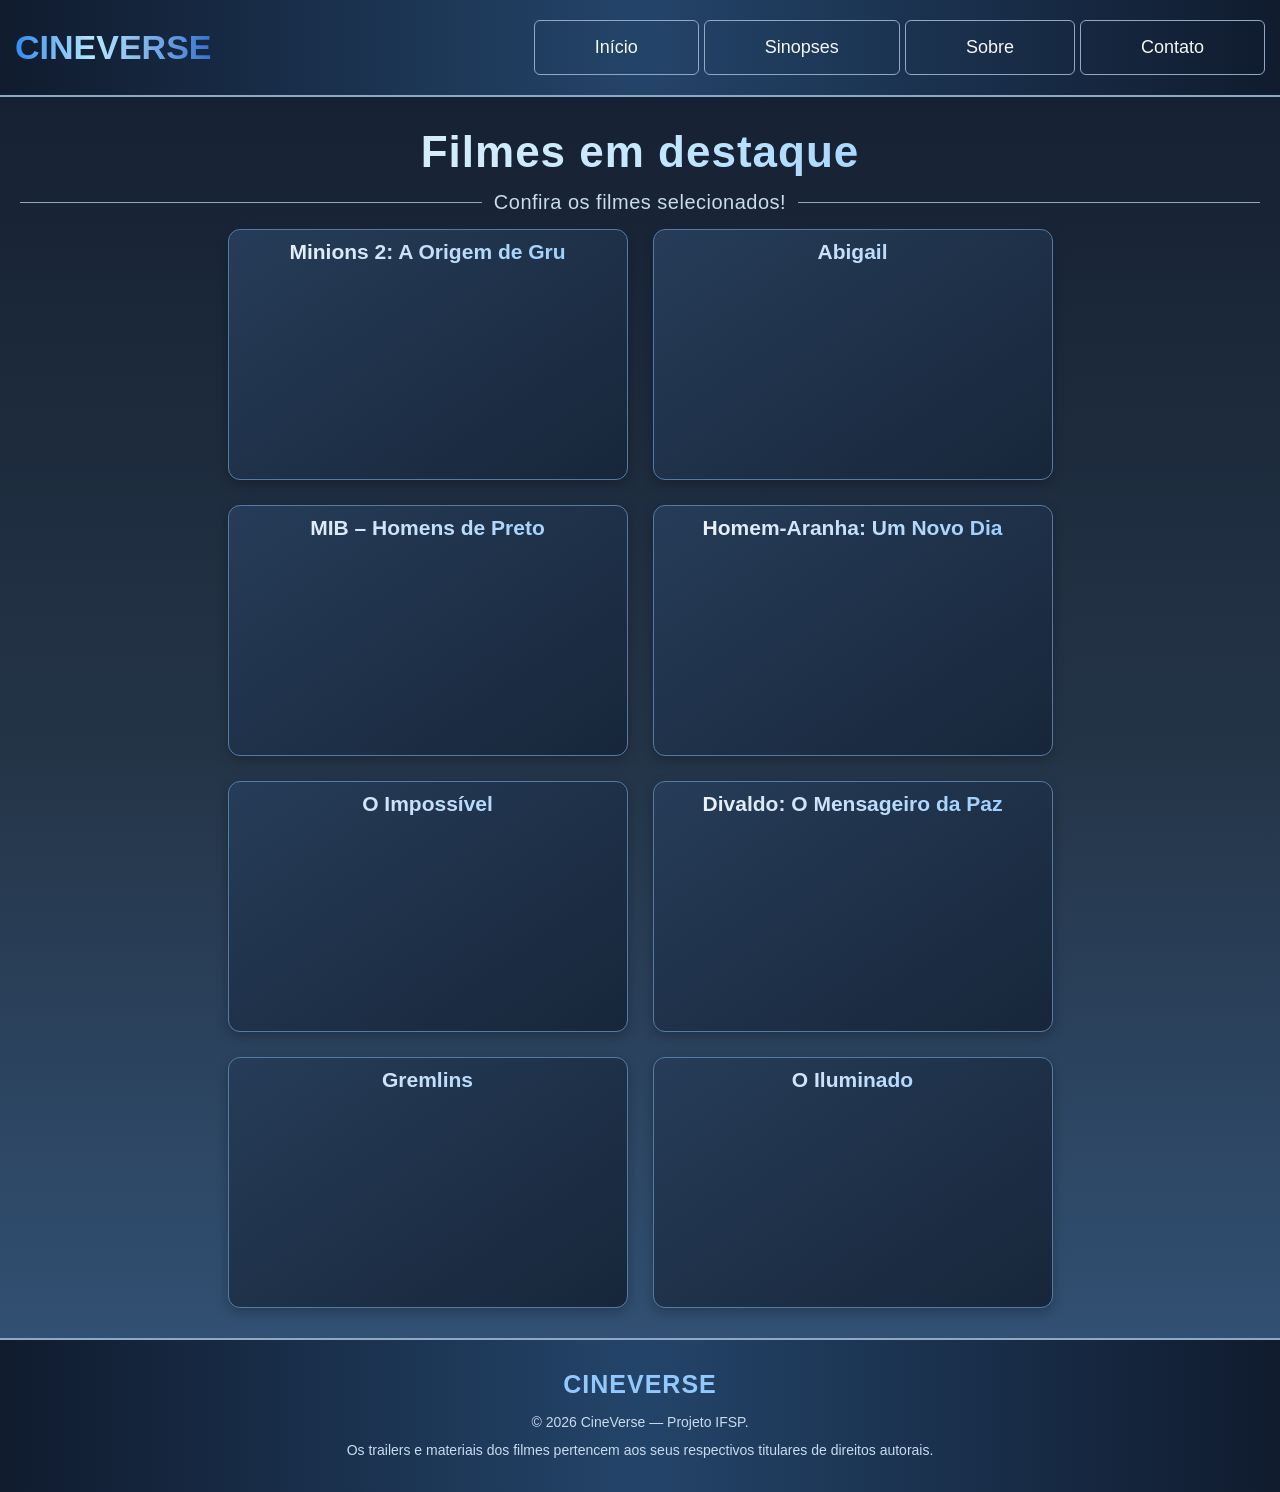
<file: index.html>
<!DOCTYPE html>
<html lang="pt-br">
<head>
    <meta charset="UTF-8">
    <meta name="viewport" content="width=device-width, initial-scale=1.0">
    <title>CineVerse</title>
    <link rel="stylesheet" href="style.css">
</head>
<body>
    <!--Nome do projeto e a navegação principal-->
    <header>
        <span class="logo">CINEVERSE</span>
        <!-- Links de navegação para as páginas do site -->
        <nav>
            <ul class="nav-links">
                <li><a href="index.html">Início</a></li>
                <li><a href="sinopse.html">Sinopses</a></li>
                <li><a href="sobre.html">Sobre</a></li>
                <li><a href="contato.html">Contato</a></li>
            </ul>
        </nav>
    </header>
    <!-- Conteúdo principal da página -->
    <main>
        <section class="trailers">
            <h1> Filmes em destaque</h1>
            <p class="subtitulo-destaques">Confira os filmes selecionados!</p>

            <div class="lista-filmes">
                <div class="filme">
                    <h2>Minions 2: A Origem de Gru</h2>
                    <iframe src="https://www.youtube.com/embed/4AYnrPoWcx8" width="400" height="195" title="Trailer de Minions 2: A Origem de Gru" allowfullscreen></iframe>
                </div>
                <div class="filme">
                    <h2>Abigail</h2>
                    <iframe width="400" height="195" src="https://www.youtube.com/embed/q2YY3SQjj_c?si=eBfZg_1XffGl96Nd" title="Trailer de Abigail" frameborder="0" allow="accelerometer; autoplay; clipboard-write; encrypted-media; gyroscope; picture-in-picture; web-share" referrerpolicy="strict-origin-when-cross-origin" allowfullscreen></iframe>
                </div>
                <div class="filme">
                    <h2>MIB – Homens de Preto</h2>
                    <iframe width="400" height="195" src="https://www.youtube.com/embed/UxUTTrU6PA4?si=fItPDlGyCSn1OFH2" title="Trailer de MIB – Homens de Preto" frameborder="0" allow="accelerometer; autoplay; clipboard-write; encrypted-media; gyroscope; picture-in-picture; web-share" referrerpolicy="strict-origin-when-cross-origin" allowfullscreen></iframe>
                </div>
                <div class="filme">
                    <h2>Homem-Aranha: Um Novo Dia</h2>
                    <iframe width="400" height="195" src="https://www.youtube.com/embed/PilpdDfdqrA?si=yeM44pboz0jsEqBs" title="Trailer de Homem-Aranha: Um Novo Dia" frameborder="0" allow="accelerometer; autoplay; clipboard-write; encrypted-media; gyroscope; picture-in-picture; web-share" referrerpolicy="strict-origin-when-cross-origin" allowfullscreen></iframe>
                </div>
                <div class="filme">
                    <h2>O Impossível</h2>
                    <iframe width="400" height="195" src="https://www.youtube.com/embed/N6W5jbWq_h0" title="Trailer de O Impossível" frameborder="0" allow="accelerometer; autoplay; clipboard-write; encrypted-media; gyroscope; picture-in-picture; web-share" referrerpolicy="strict-origin-when-cross-origin" allowfullscreen></iframe>
                </div>
                <div class="filme">
                    <h2>Divaldo: O Mensageiro da Paz</h2>
                    <iframe width="400" height="195" src="https://www.youtube.com/embed/ipCUG6jmFb8?si=sX6p5rg_AxknxI9-" title="YouTube video player" frameborder="0" allow="accelerometer; autoplay; clipboard-write; encrypted-media; gyroscope; picture-in-picture; web-share" referrerpolicy="strict-origin-when-cross-origin" allowfullscreen></iframe>
                </div>
                <div class="filme">
                    <h2>Gremlins</h2>
                    <iframe width="400" height="195" src="https://www.youtube.com/embed/WeNVftiefOE" title="Trailer de Gremlins" frameborder="0" allow="accelerometer; autoplay; clipboard-write; encrypted-media; gyroscope; picture-in-picture; web-share" referrerpolicy="strict-origin-when-cross-origin" allowfullscreen></iframe>
                </div>
                <div class="filme">
                    <h2>O Iluminado</h2>
                    <iframe width="400" height="195" src="https://www.youtube.com/embed/S014oGZiSdI" title="Trailer de O Iluminado" frameborder="0" allow="accelerometer; autoplay; clipboard-write; encrypted-media; gyroscope; picture-in-picture; web-share" referrerpolicy="strict-origin-when-cross-origin" allowfullscreen></iframe>
                </div>
            </div>
        </section>
    </main>
    <!-- Rodapé do site e informações de direitos autorais -->
<footer>
    <h2>CINEVERSE</h2>
    <p>© 2026 CineVerse — Projeto IFSP.</p>
    <p>Os trailers e materiais dos filmes pertencem aos seus respectivos titulares de direitos autorais.</p>
</footer>
</body>
</html>
</file>
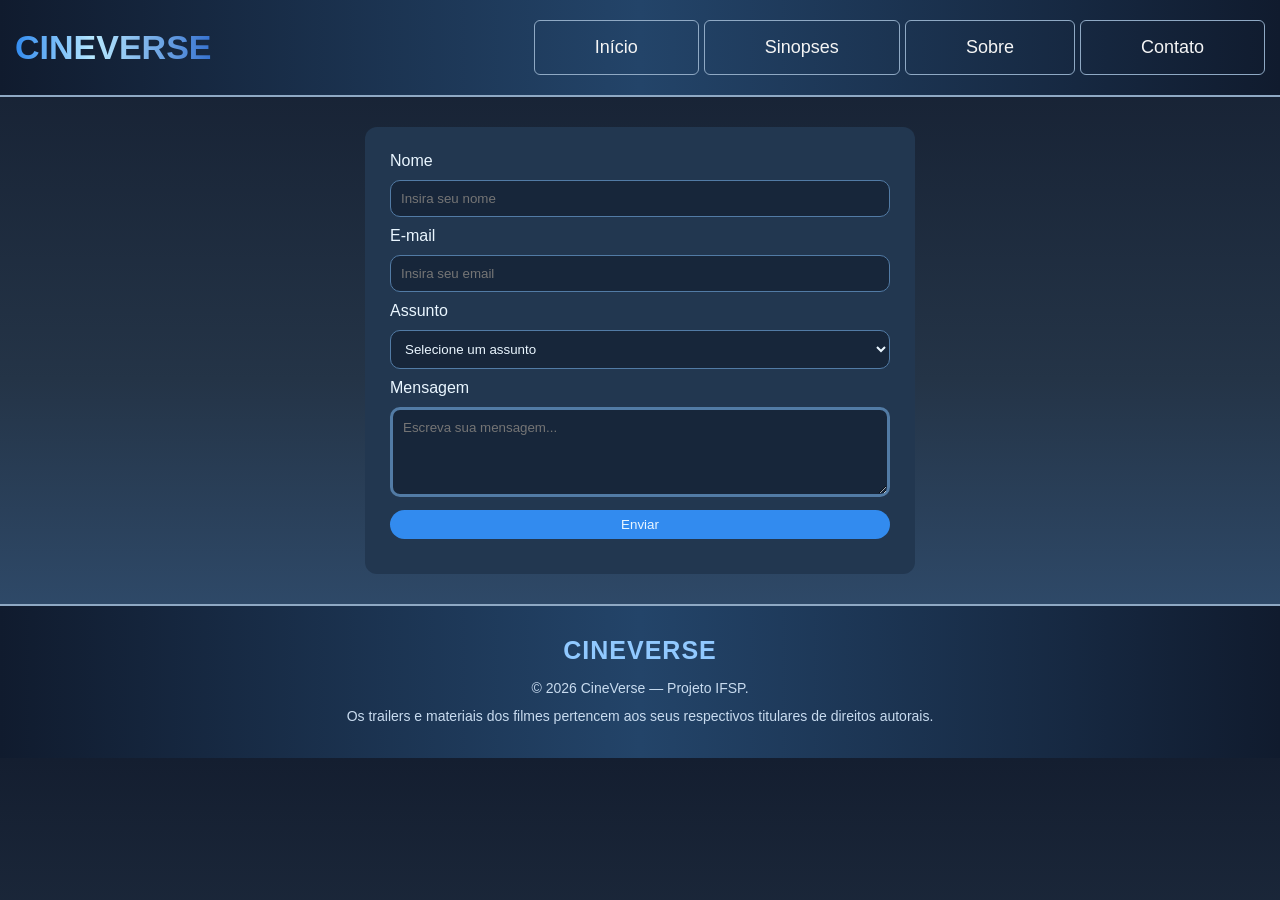
<file: contato.html>
<!DOCTYPE html>
<html lang="pt-br">
<head>
    <meta charset="UTF-8">
    <meta name="viewport" content="width=device-width, initial-scale=1.0">
    <title> Contato | CineVerse</title>
    <link rel="stylesheet" href="style.css">
</head>
<body>
    <!--Nome do projeto e a navegação principal-->
    <header>
        <span class="logo">CINEVERSE</span>
        <!-- Links de navegação para as páginas do site -->
        <nav>
            <ul class="nav-links">
                <li><a href="index.html">Início</a></li>
                <li><a href="sinopse.html">Sinopses</a></li>
                <li><a href="sobre.html">Sobre</a></li>
                <li><a href="contato.html">Contato</a></li>
            </ul>
        </nav>
    </header>
    <!-- Conteúdo principal da página -->
<main>
    <!-- Formulario de Contato Funcional -->
    
    <form class="form-contact"
          name="contato"
          method="post"
          data-netlify="true">

          <input type="hidden" name="form-name" value="contato">
    
        <label for="nome">Nome</label>
        <input type="text" id="nome" name="nome" placeholder="Insira seu nome" required>

        <label for="email">E-mail</label>
        <input type="email" id="email" name="email" placeholder="Insira seu email" required>

        <label for="assunto">Assunto</label>
        <select id="assunto" name="assunto" required>
            <option value="" disabled selected>Selecione um assunto</option>
            <option value="duvida">Dúvida</option>
            <option value="sugestao">Sugestão</option>
            <option value="outro">Outro</option>
        </select>

        <label for="mensagem">Mensagem</label>
        <textarea id="mensagem" name="mensagem" placeholder="Escreva sua mensagem..."></textarea>
         
        <button class="btn-enviar" type="submit">Enviar</button>



        <p id="status-envio" role="status" aria-live="polite"></p>

    </form>

</main>
 <!-- Rodapé do site e informações de direitos autorais -->
<footer>
    <h2>CINEVERSE</h2>
    <p>© 2026 CineVerse — Projeto IFSP.</p>
    <p>Os trailers e materiais dos filmes pertencem aos seus respectivos titulares de direitos autorais.</p>
</footer>

  <!-- Conectando o arquivo JavaScript -->
  <script src="script.js"></script>
</body>
</html>
</file>
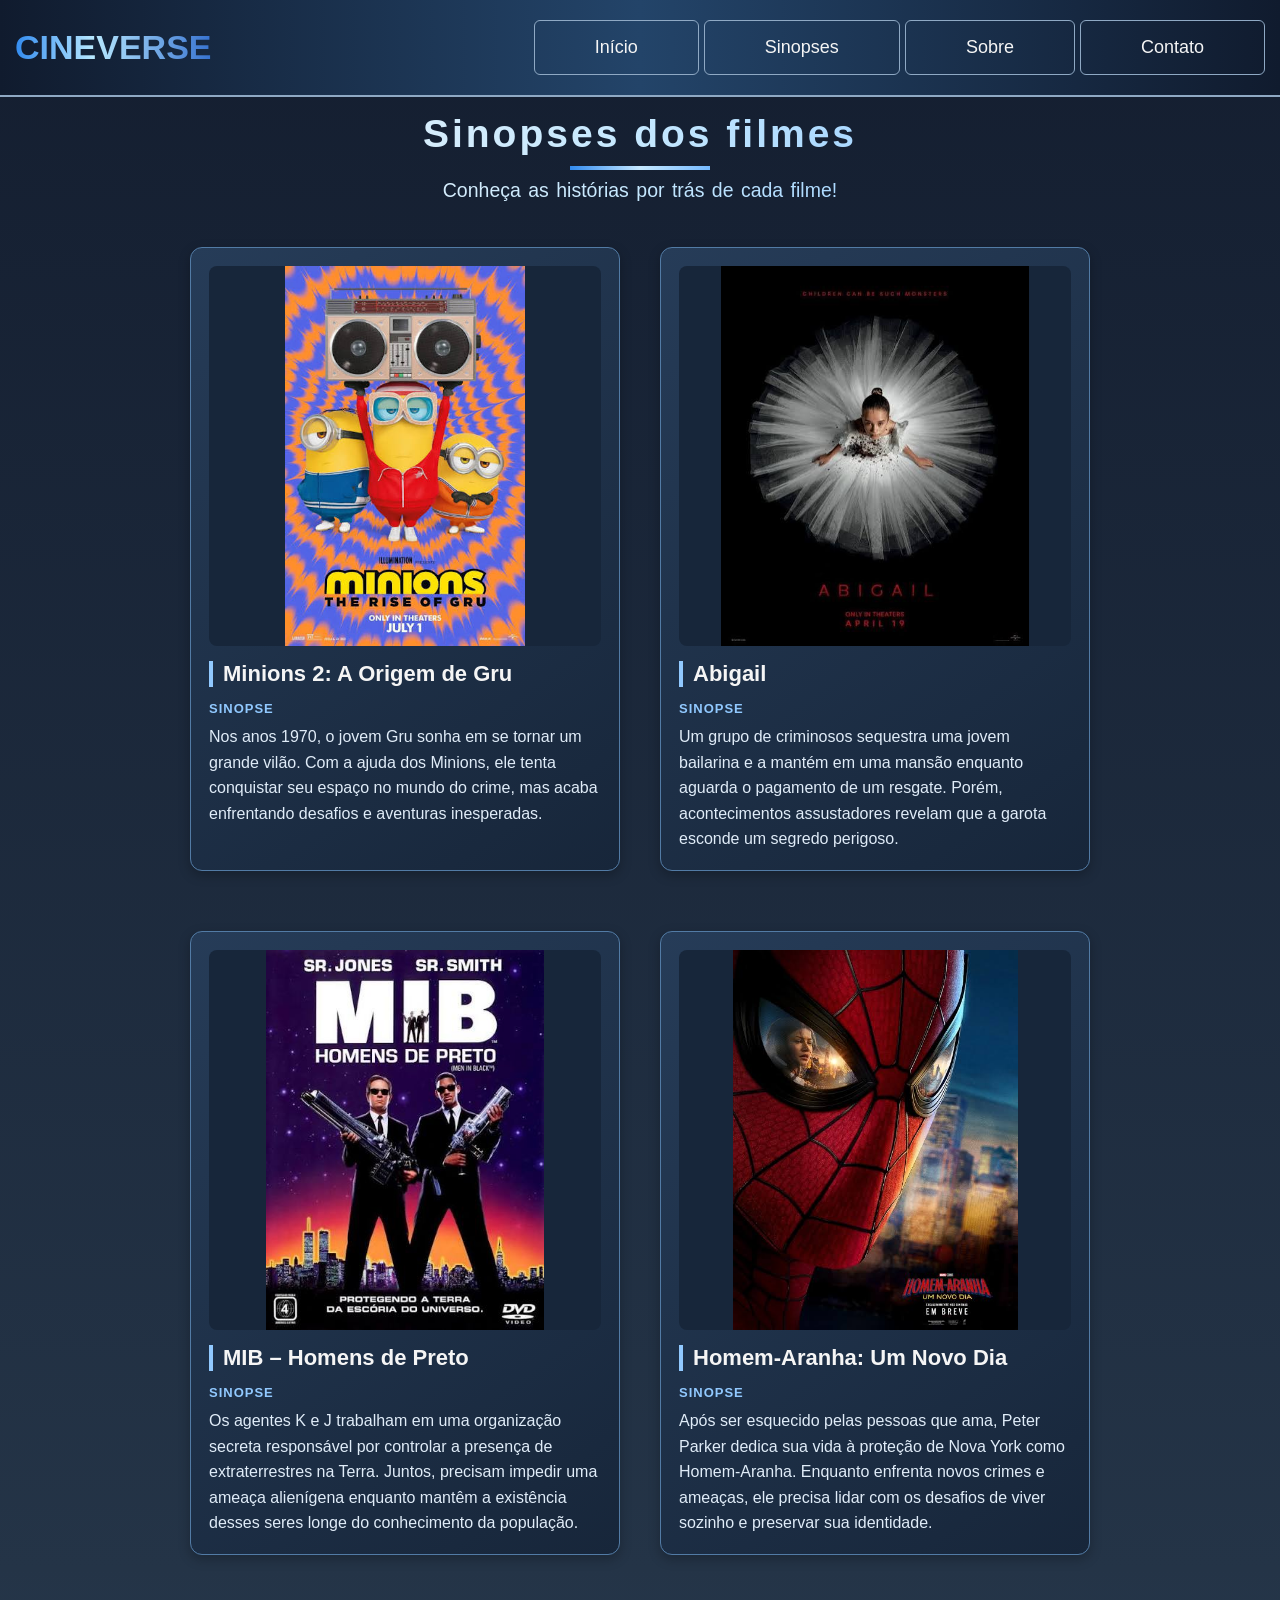
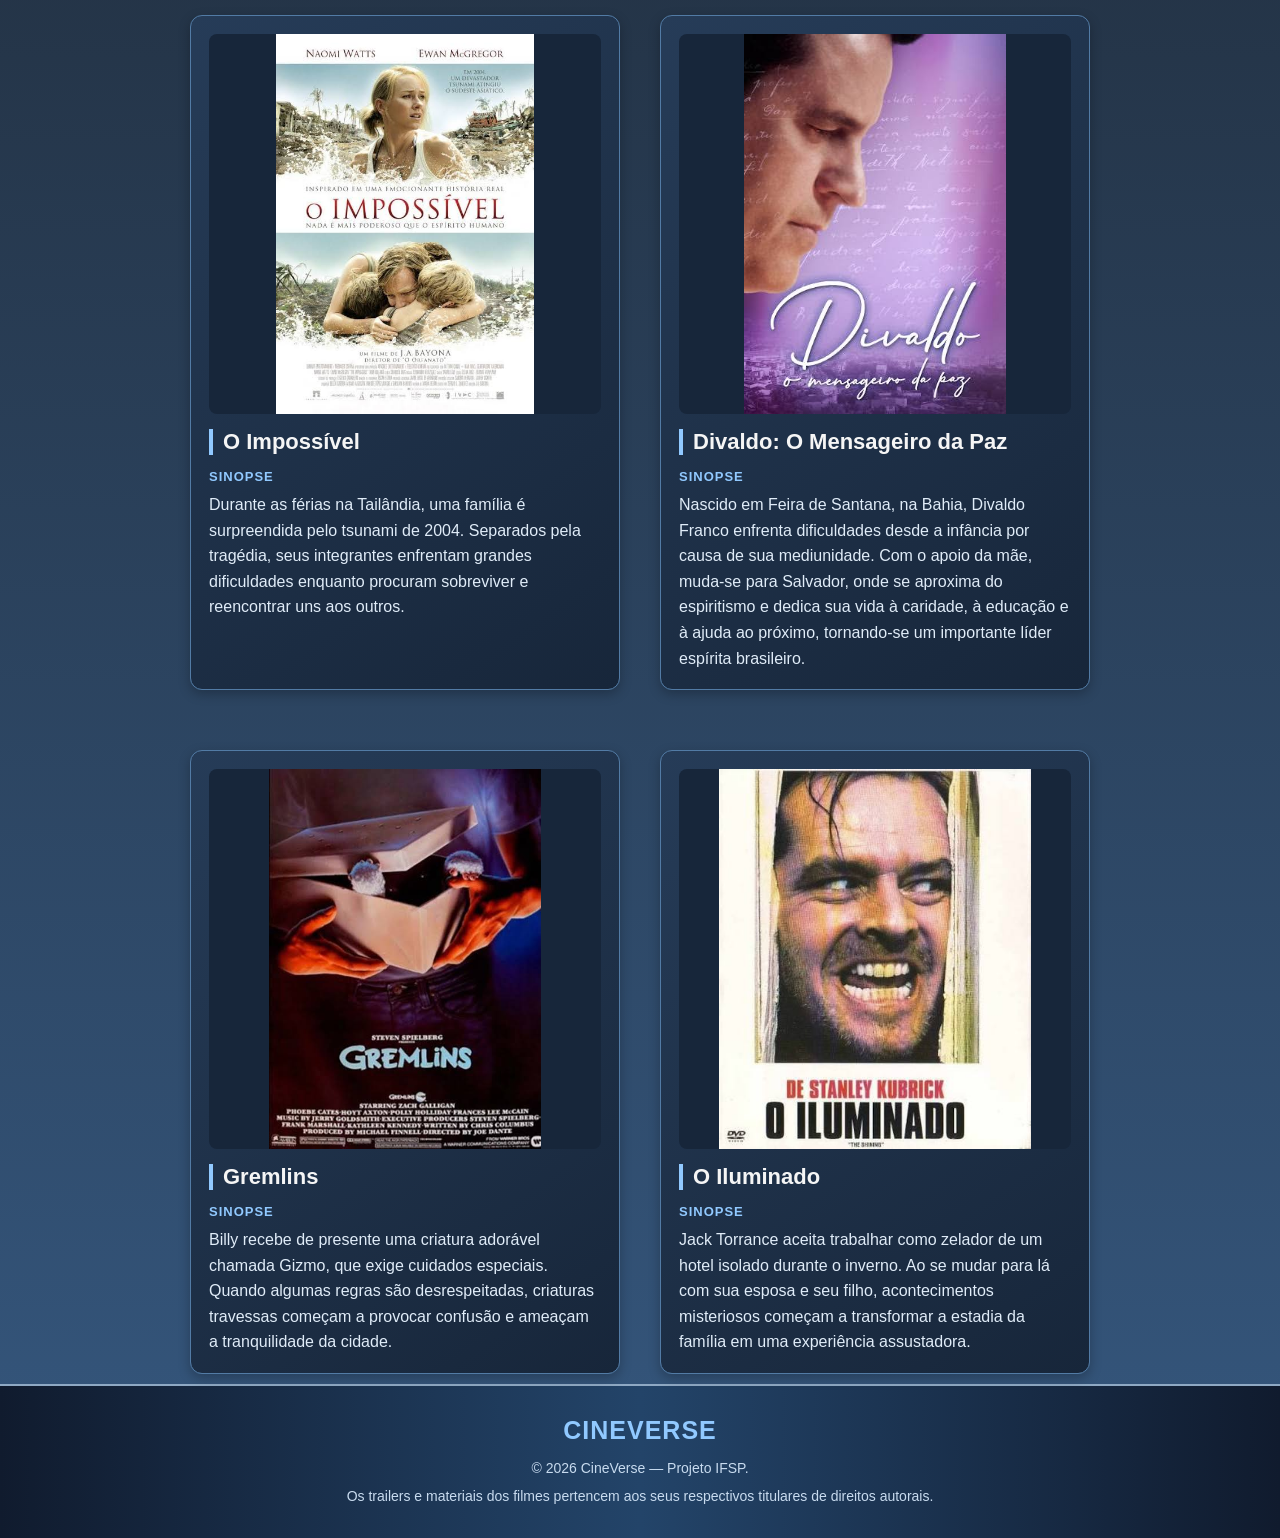
<file: sinopse.html>
<!DOCTYPE html>
<html lang="pt-br">
<head>
    <meta charset="UTF-8">
    <meta name="viewport" content="width=device-width, initial-scale=1.0">
    <title>Sinopses | CineVerse</title>
    <link rel="stylesheet" href="style.css">
</head>
<body>
    <!--Nome do projeto e a navegação principal-->
    <header>
        <span class="logo">CINEVERSE</span>
        <!-- Links de navegação para as páginas do site -->
        <nav>
            <ul class="nav-links">
                <li><a href="index.html">Início</a></li>
                <li><a href="sinopse.html">Sinopses</a></li>
                <li><a href="sobre.html">Sobre</a></li>
                <li><a href="contato.html">Contato</a></li>
            </ul>
        </nav>
    </header>

    <!-- Conteúdo principal da página -->
    <main>
        <section class="catalogo">
            <h1 class="titulo-sinopse"> Sinopses dos filmes</h1>
            <p class="subtitulo-sinopse">Conheça as histórias por trás de cada filme!</p>

            <!-- Catálogo com os cartazes e sinopses -->
            <div class="grade-sinopses">

                <article class="card-sinopse">
                    <!-- Cartaz de Minions 2 -->
                     <img src="imagens/minions2.jpg" alt="Cartaz do filme Minions 2: A Origem de Gru" loading="lazy">
                    <h2>Minions 2: A Origem de Gru</h2>
                     <span> SINOPSE </span>
                    <p>Nos anos 1970, o jovem Gru sonha em se tornar um grande vilão. Com a ajuda dos Minions, ele tenta conquistar seu espaço no mundo do crime, mas acaba enfrentando desafios e aventuras inesperadas.</p>
                </article>

                <article class="card-sinopse">
                    <!-- Cartaz de Abigail -->
                     <img src="imagens/abigail.jpg" alt="Cartaz do filme: Abigail" loading="lazy">
                    <h2>Abigail</h2>
                     <span> SINOPSE </span>
                    <p>

Um grupo de criminosos sequestra uma jovem bailarina e a mantém em uma mansão enquanto aguarda o pagamento de um resgate. Porém, acontecimentos assustadores revelam que a garota esconde um segredo perigoso.</p>
                </article>

                <article class="card-sinopse">
                    <!-- Cartaz de MIB -->
                     <img src="imagens/mib.jpg" alt="Cartaz do filme MIB – Homens de Preto" loading="lazy">
                    <h2>MIB – Homens de Preto</h2>
                     <span> SINOPSE </span>
                     <p>Os agentes K e J trabalham em uma organização secreta responsável por controlar a presença de extraterrestres na Terra. Juntos, precisam impedir uma ameaça alienígena enquanto mantêm a existência desses seres longe do conhecimento da população.</p>
                </article>

                <article class="card-sinopse">
                    <!-- Cartaz de Homem-Aranha -->
                     <img src="imagens/homenaranha.jpg" alt="Cartaz do filme Homem-Aranha: Um Novo Dia" loading="lazy">
                    <h2>Homem-Aranha: Um Novo Dia</h2>
                     <span> SINOPSE </span>
                    <p>Após ser esquecido pelas pessoas que ama, Peter Parker dedica sua vida à proteção de Nova York como Homem-Aranha. Enquanto enfrenta novos crimes e ameaças, ele precisa lidar com os desafios de viver sozinho e preservar sua identidade.</p>
                </article>

                <article class="card-sinopse">
                    <!-- Cartaz de O Impossível -->
                     <img src="imagens/oimpossivel.jpg" alt="Cartaz do filme O Impossível" loading="lazy">
                    <h2>O Impossível</h2>
                     <span> SINOPSE </span>
                    <p>Durante as férias na Tailândia, uma família é surpreendida pelo tsunami de 2004. Separados pela tragédia, seus integrantes enfrentam grandes dificuldades enquanto procuram sobreviver e reencontrar uns aos outros.</p>
                </article>

                <article class="card-sinopse">
                    <!-- Cartaz de Divaldo -->
                     <img src="imagens/edvaldo.jpg" alt="Cartaz do filme Divaldo: O Mensageiro da Paz" loading="lazy">
                    <h2>Divaldo: O Mensageiro da Paz</h2>
                     <span> SINOPSE </span>
                    <p>Nascido em Feira de Santana, na Bahia, Divaldo Franco enfrenta dificuldades desde a infância por causa de sua mediunidade. Com o apoio da mãe, muda-se para Salvador, onde se aproxima do espiritismo e dedica sua vida à caridade, à educação e à ajuda ao próximo, tornando-se um importante líder espírita brasileiro.</p>
                </article>

                <article class="card-sinopse">
                    <!-- Cartaz de Gremlins -->
                     <img src="imagens/gremlins.jpg" alt="Cartaz do filme Gremlins" loading="lazy">
                    <h2>Gremlins</h2>
                     <span> SINOPSE </span>
                    <p>Billy recebe de presente uma criatura adorável chamada Gizmo, que exige cuidados especiais. Quando algumas regras são desrespeitadas, criaturas travessas começam a provocar confusão e ameaçam a tranquilidade da cidade.</p>
                </article>

                <article class="card-sinopse">
                    <!-- Cartaz de O Iluminado -->
                     <img src="imagens/oiluminado.jpg" alt="Cartaz do filme O Iluminado" loading="lazy">
                    <h2>O Iluminado</h2>
                    <span> SINOPSE </span>
                    <p>Jack Torrance aceita trabalhar como zelador de um hotel isolado durante o inverno. Ao se mudar para lá com sua esposa e seu filho, acontecimentos misteriosos começam a transformar a estadia da família em uma experiência assustadora.</p>
                </article>

            </div>
        </section>
    </main>

    <!-- Rodapé do site e informações de direitos autorais -->
    <footer>
        <h2>CINEVERSE</h2>
        <p>© 2026 CineVerse — Projeto IFSP.</p>
        <p>Os trailers e materiais dos filmes pertencem aos seus respectivos titulares de direitos autorais.</p>
    </footer>
</body>
</html>
</file>
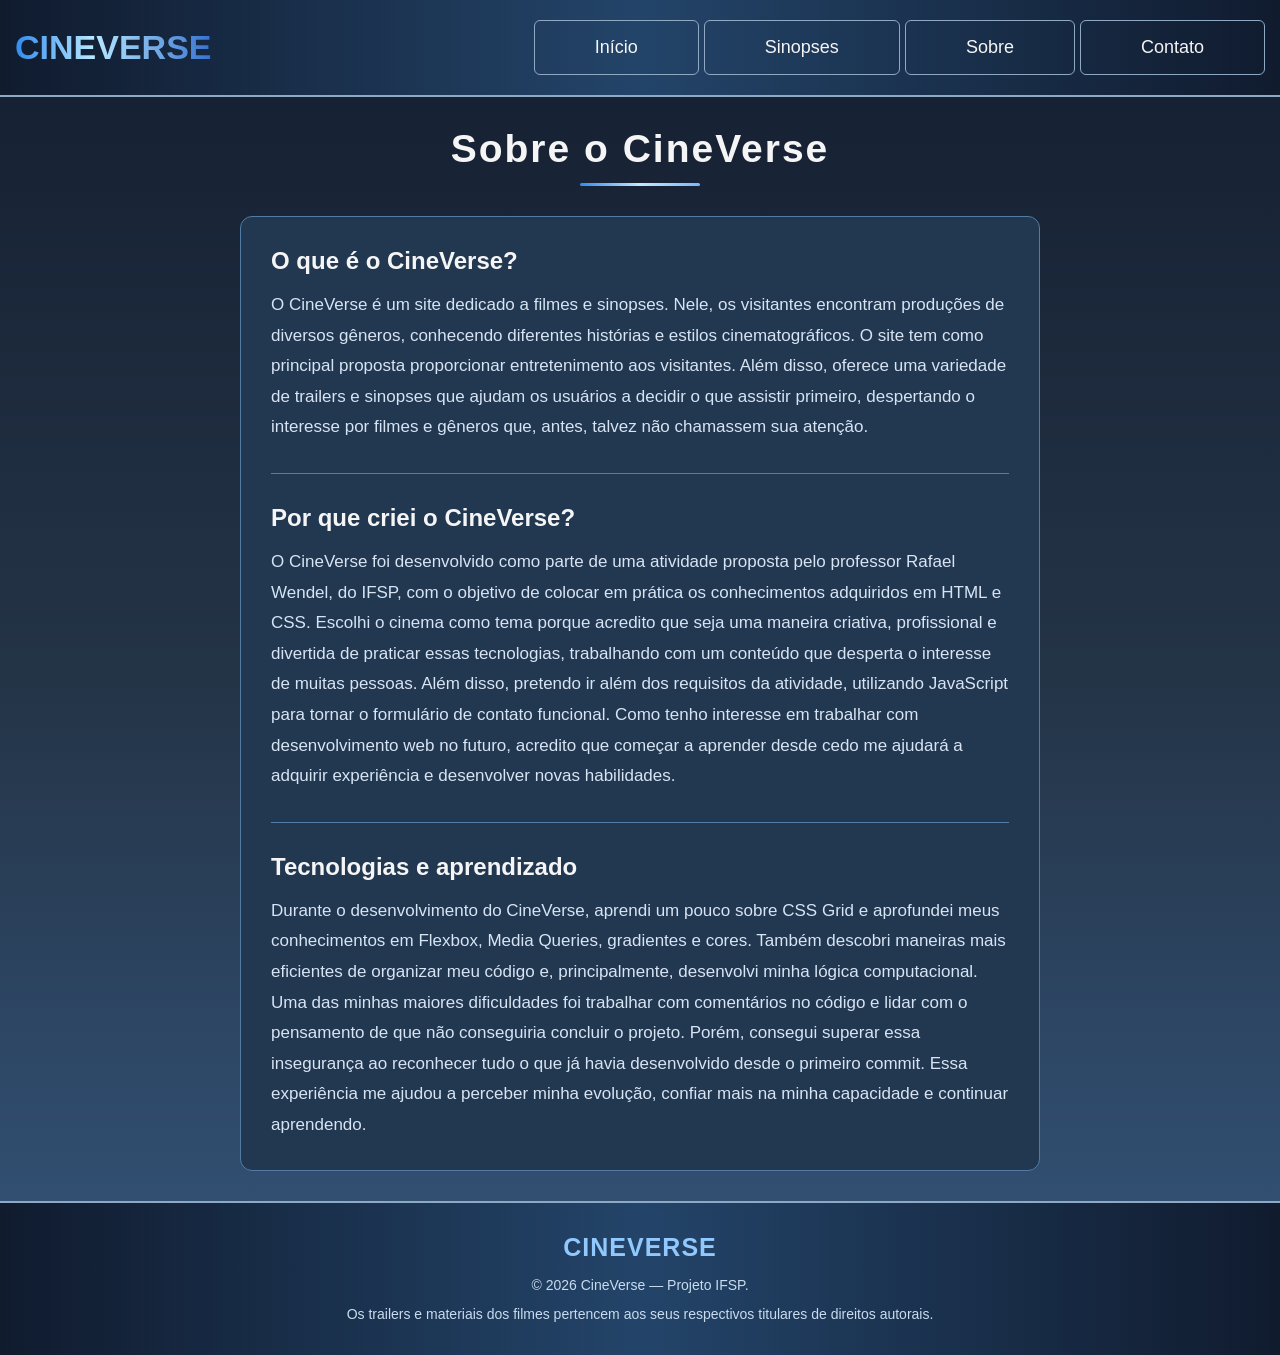
<file: sobre.html>
<!DOCTYPE html>
<html lang="pt-br">
    <head>
        <meta charset="UTF-8">
        <meta name="viewport" content="width=device-width, initial-scale=1.0">
        <title>Sobre | CineVerse</title>
        <link rel="stylesheet" href="style.css">
    </head>
    <body>
        <!--Nome do projeto e a navegação principal-->
        <header>
            <span class="logo">CINEVERSE</span>
            <!-- Links de navegação para as páginas do site -->
            <nav>
                <ul class="nav-links">
                    <li><a href="index.html">Início</a></li>
                    <li><a href="sinopse.html">Sinopses</a></li>
                    <li><a href="sobre.html">Sobre</a></li>
                    <li><a href="contato.html">Contato</a></li>
                </ul>
            </nav>
        </header> 
        <main>
            <h1 class="titulo-sobre"> Sobre o CineVerse </h1>
            <section class="sobre-cineverse">
                <h2>O que é o CineVerse?</h2>
                <p>O CineVerse é um site dedicado a filmes e sinopses. Nele, os visitantes encontram produções de diversos gêneros, conhecendo diferentes histórias e estilos cinematográficos. O site tem como principal proposta proporcionar entretenimento aos visitantes. Além disso, oferece uma variedade de trailers e sinopses que ajudam os usuários a decidir o que assistir primeiro, despertando o interesse por filmes e gêneros que, antes, talvez não chamassem sua atenção.</p>
                <hr class="divisoria-sobre">
     

                <h2>Por que criei o CineVerse?</h2>
                <p>O CineVerse foi desenvolvido como parte de uma atividade proposta pelo professor Rafael Wendel, do IFSP, com o objetivo de colocar em prática os conhecimentos adquiridos em HTML e CSS. Escolhi o cinema como tema porque acredito que seja uma maneira criativa, profissional e divertida de praticar essas tecnologias, trabalhando com um conteúdo que desperta o interesse de muitas pessoas. Além disso, pretendo ir além dos requisitos da atividade, utilizando JavaScript para tornar o formulário de contato funcional. Como tenho interesse em trabalhar com desenvolvimento web no futuro, acredito que começar a aprender desde cedo me ajudará a adquirir experiência e desenvolver novas habilidades.</p>
     

                <hr class="divisoria-sobre">

                <h2>Tecnologias e aprendizado</h2>
                <p>Durante o desenvolvimento do CineVerse, aprendi um pouco sobre CSS Grid e aprofundei meus conhecimentos em Flexbox, Media Queries, gradientes e cores. Também descobri maneiras mais eficientes de organizar meu código e, principalmente, desenvolvi minha lógica computacional. Uma das minhas maiores dificuldades foi trabalhar com comentários no código e lidar com o pensamento de que não conseguiria concluir o projeto. Porém, consegui superar essa insegurança ao reconhecer tudo o que já havia desenvolvido desde o primeiro commit. Essa experiência me ajudou a perceber minha evolução, confiar mais na minha capacidade e continuar aprendendo.</p>
      
            
            </section>
        </main>
        <!-- Rodapé do site e informações de direitos autorais -->
        <footer>
            <h2>CINEVERSE</h2>
            <p>© 2026 CineVerse — Projeto IFSP.</p>
            <p>Os trailers e materiais dos filmes pertencem aos seus respectivos titulares de direitos autorais.</p>
        </footer>
    </body>
</html>
</file>
<file: style.css>
/* Configurações gerais dos elementos */
* {
    margin: 0;
    padding: 0;
    box-sizing: border-box;
    font-family: Arial, Helvetica, sans-serif;
}

/* fundo principal */
body {
    background: linear-gradient(180deg, #141E30, #243447, #35577E);
    color: #F5F5F5;
}

/* Posicionameento e aparencia do cabecalho */
header {
    display: flex;
    justify-content: space-between;
    align-items: center;
    padding: 20px 15px;
    background: linear-gradient(90deg, #101B2E, #234469, #101B2E);
    border-bottom: solid 2px #8FA9C4;
    position: sticky;
    top: 0;
    z-index: 10;
}

/* Estilização dos elementos da navegação */
li, ul, a {
    list-style: none;
    font-size: 18px;
    text-decoration: none;
}

/* estilizacao do nome CINEVERSE */
.logo {
    font-size: 34px;
    font-weight: bold;
    background: linear-gradient(
        90deg,
        #328BEF 0%,
        #B7E8FF 40%,
        #3672D0 100%
    );
    background-clip: text;
    -webkit-background-clip: text;
    color: transparent;
}

.nav-links {
    list-style: none;
}

/* Organizacao e aparencia dos links */
.nav-links li {
    display: inline-block;
}

.nav-links a {
    display: block;
    padding: 16px 60px;
    border: 1px solid #8FA9C4;
    border-radius: 6px;
    color: #F5F5F5;
    transition: color 0.3s ease, background-color 0.3s ease;
}

/* Hover ao passar o mouse nas opcoes da nav bar */
.nav-links a:hover,
.nav-links a:focus-visible {
    background-color: #344B63;
    color: #91C9FF;
}

/* Apresentação dos filmes em destaque */
.trailers {
    text-align: center;
    padding: 30px 20px;
}

.trailers h1 {
    margin-bottom: 14px;
    font-size: 44px;
    font-weight: bold;
    letter-spacing: 1px;
    background: linear-gradient(90deg, #F5F5F5, #C5E8FF, #75B9FF);
    background-clip: text;
    -webkit-background-clip: text;
    color: transparent;
}

.trailers p {
    font-size: 20px;
}

.subtitulo-destaques {
    display: flex;
    align-items: center;
    gap: 0.75rem;
    min-width: 0;
    text-align: center;
    color: #C8DBEF;
    font-size: 18px;
    font-weight: 400;
    letter-spacing: 0.5px;
}

.subtitulo-destaques::before,
.subtitulo-destaques::after {
    content: "";
    flex: 1;
    min-width: 0;
    height: 1px;
    background-color: #8FA9C4;
}

/* Organizacao dos filmes/trailer */
.lista-filmes {
    display: flex;
    flex-wrap: wrap;
    row-gap: 25px;
    column-gap: 25px;
    justify-content: center;
    margin-top: 15px;
}

/* Aparência individual dos filmes */
.filme {
    width: min(400px, 100%);
    padding: 10px;
    background: linear-gradient(145deg, #263C58, #17263A);
    border: 1px solid #527BA5;
    border-radius: 12px;
    box-shadow: 0 4px 12px rgba(0, 0, 0, 0.25);
    transition: transform 0.3s ease, box-shadow 0.3s ease;
}

/* Efeito ao passar o mouse nos filmes */
.filme:hover {
    transform: translateY(-4px);
    box-shadow: 0 8px 20px rgba(0, 0, 0, 0.35);
}

/* Títulos dos filmes */
.filme h2 {
    font-size: 21px;
    margin-bottom: 10px;
    background: linear-gradient(90deg, #F5F5F5, #91C9FF);
    background-clip: text;
    -webkit-background-clip: text;
    color: transparent;
}

/* Aparência dos trailers */
.filme iframe {
    display: block;
    width: 100%;
    height: 195px;
    border: none;
    border-radius: 8px;
}

/* Rodapé e direitos autorais do CineVerse */
footer {
    background: linear-gradient(90deg, #101B2E, #234469, #101B2E);
    border-top: 2px solid #8FA9C4;
    padding: 30px 20px;
    text-align: center;
}

/* Nome do projeto no rodapé */
footer h2 {
    font-size: 25px;
    color: #91C9FF;
    margin-bottom: 12px;
    letter-spacing: 1px;
}

/* Informações do rodapé */
footer p {
    font-size: 14px;
    color: #C8DBEF;
    line-height: 1.6;
    margin-top: 6px;
}

/* Organização dos cards da página Sinopses */

.grade-sinopses {
    display: grid;
    grid-template-columns: repeat(2, minmax(0, 1fr));
    row-gap: 35px;
    column-gap: 40px;
    max-width: 900px;
    margin: 30px auto 0;
}


/* Padronização dos cartazes dos filmes */

.card-sinopse img {
    display: block;
    width: 100%;
    height: 380px;
    object-fit: contain;
    background-color: #17263A;
    border-radius: 8px;
}

/* Aparência dos cards de sinopses */
.card-sinopse {
    padding: 18px;
    background: linear-gradient(145deg, #263C58, #17263A);
    border: 1px solid #527BA5;
    border-radius: 12px;
    box-shadow: 0 4px 12px rgba(0, 0, 0, 0.25);
    transition: transform 0.3s ease, box-shadow 0.3s ease;
    margin-bottom: 10px;
    margin-top: 15px;
    
}


.card-sinopse:hover {
    transform: translateY(-4px);
    box-shadow: 0 8px 20px rgba(0, 0, 0, 0.35);
}

/* Títulos dos filmes na página de sinopses */
.card-sinopse h2 {
    color: #F5F5F5;
    font-size: 22px;
    border-left: 4px solid #91C9FF;
    padding-left: 10px;
    margin: 15px 0 12px;
}

/* Identificação das sinopses */
.card-sinopse span {
    display: inline-block;
    color: #91C9FF;
    font-size: 13px;
    font-weight: bold;
    letter-spacing: 1px;
    margin-bottom: 8px;
}

/* Texto das sinopses */
.card-sinopse p {
    color: #E0ECF8;
    font-size: 16px;
    line-height: 1.6;
}



/* Título principal da página de sinopses */
.titulo-sinopse {
 font-size: 39px;
 text-align: center;
 margin-top: 15px;
 letter-spacing: 3px;
 background: linear-gradient(90deg, #F5F5F5, #C5E8FF, #75B9FF);
 -webkit-background-clip: text;
 background-clip: text;
 color: transparent;
}

/* Subtítulo da página de sinopses */
.subtitulo-sinopse {
font-size: 19.5px;
 text-align: center;
 word-spacing: 2px;
 background: linear-gradient(90deg, #F5F5F5, #C5E8FF, #75B9FF);
 -webkit-background-clip: text;
 background-clip: text;
 color: transparent;
 margin-top: 9px;
}

.titulo-sinopse::after {
    content: "";

    display: block;
    width: 140px;
    height: 4px;
    background: linear-gradient(90deg, #328BEF, #C5E8FF, #75B9FF);
    margin: 10px auto 0;    
}


/* Título principal da página Sobre */
.titulo-sobre {
    text-align: center;
    font-size: 39px;
    letter-spacing: 2px;
    color: #F5F5F5;
    margin: 30px 15px 0;
}

/* Detalhe azul abaixo do título */
.titulo-sobre::after {
    content: "";
    display: block;
    width: 120px;
    height: 3px;
    background: linear-gradient(90deg, #328BEF, #C5E8FF, #75B9FF);
    margin: 12px auto 0;
    border-radius: 5px;
}

/* Organização da página Sobre */
.sobre-cineverse {
    width: calc(100% - 40px);
    max-width: 800px;
    margin: 30px auto;
    padding: 30px;
    background-color: #223750;
    border: 1px solid #527BA5;
    border-radius: 12px;
}

/* Subtítulos da página Sobre */
.sobre-cineverse h2 {
    font-size: 24px;
    color: #F5F5F5;
    margin-bottom: 15px;
}

/* Textos da página Sobre */
.sobre-cineverse p {
    font-size: 17px;
    color: #D7E4F3;
    line-height: 1.8;
    text-align: left;
}

/* Linhas divisórias entre os assuntos */
.divisoria-sobre {
    border: none;
    height: 1px;
    background-color: #527BA5;
    margin: 30px 0;
}

/* Organização, dimensionamento e aparência geral do formulário */

.form-contact {
   display: flex;
   flex-direction: column;
   gap: 10px;
   max-width: 550px;
   margin: 30px auto;
   padding: 25px;
   background-color: #223750;
   border-radius: 12px;
   width: 100%;

}
/* Aparencia e organizacao do textarea */
.form-contact textarea {
    field-sizing: content;
    min-height: 90px;
    width: 100%;
    max-width: 100%;
    border-radius: 10px;
    padding: 10px 10px;
    outline-color: #91C9FF;
    border: 3px solid #527BA5;
    background-color: #17263A;
    color: #eaf6ff;
}

.form-contact textarea:focus-visible {
    outline: 2px solid #91C9FF;
    outline-offset: 2px;
}
/* Aparencia inputs e select*/

.form-contact input, select {
    border-radius: 10px;
    padding: 10px;
    color: #eaf6ff;
    background-color: #17263A;
    outline-color: #91C9FF;
    border: 1px solid #527BA5;
}

.form-contact input:focus-visible {
    outline: 2px solid #91C9FF;
    outline-offset: 2px;
}

.form-contact label {
    color: #EAF6FF;
}
/* Aparencia botao de enviar */

.btn-enviar {
   padding: 7px 10px;
   margin-top: 3px;
   border-radius: 20px;
   cursor: pointer;
   background-color: #328BEF;
   color: #eaf6ff;
   border: none;
}

.btn-enviar:hover {
    outline: 2px solid #C5E8FF;
    outline-offset: 3px;
}    

/* Ajuste para telas menores */
@media (max-width: 768px) {
    header {
        flex-direction: column;
        gap: 15px;
        position: static;
    }

    .nav-links {
        display: flex;
        flex-wrap: wrap;
        justify-content: center;
        gap: 10px;
    }

    .nav-links li {
        display: block;
    }

    .nav-links a {
        padding: 10px 16px;
    }

    .trailers h1 {
        font-size: 32px;
    }

    .filme iframe {
        max-width: 100%;
    }

    .grade-sinopses {
      grid-template-columns: 1fr;
}
    .titulo-sobre {
    font-size: 30px;
}

   .sobre-cineverse {
    width: calc(100% - 24px);
    padding: 20px;
}

   .sobre-cineverse h2 {
    font-size: 21px;
}

   .sobre-cineverse p {
    font-size: 16px;
    line-height: 1.7;
}
}
</file>
